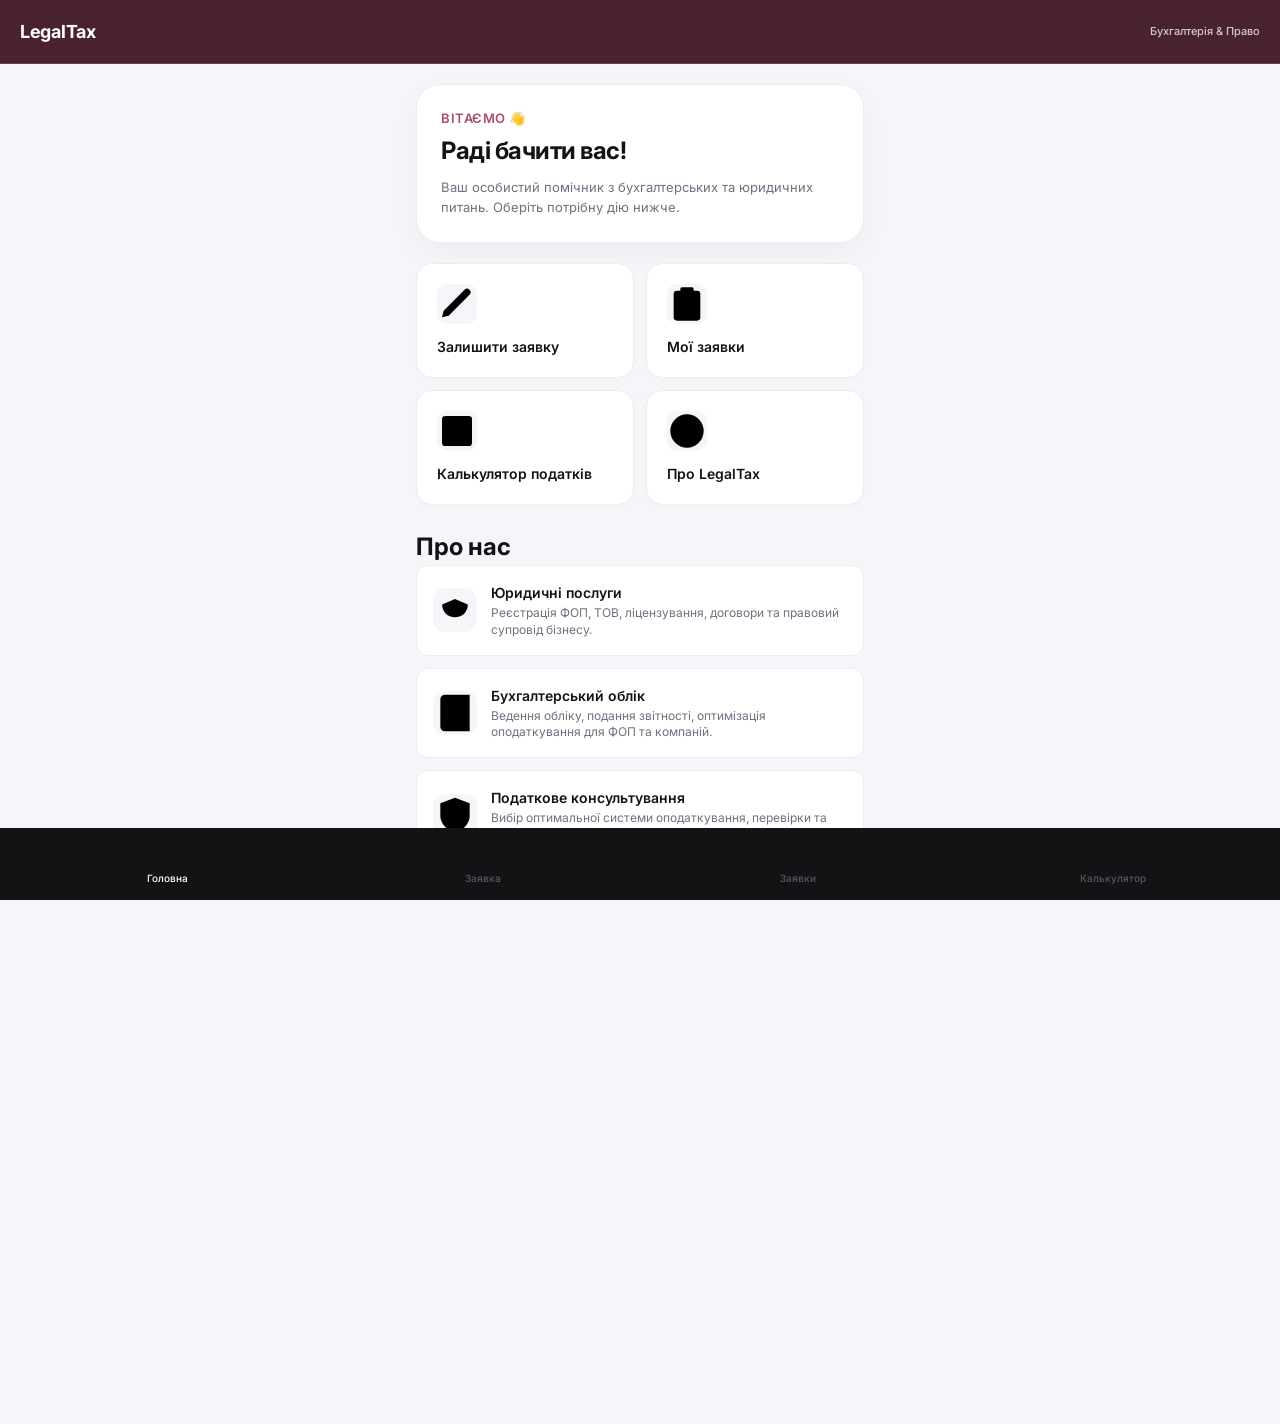
<file: webapp/index.html>
<!DOCTYPE html>
<html lang="uk">
<head>
  <meta charset="UTF-8">
  <meta name="viewport" content="width=device-width, initial-scale=1.0, maximum-scale=1.0, user-scalable=no">
  <meta name="theme-color" content="#492232">
  <meta name="description" content="LegalTax — бухгалтерські та юридичні послуги для ФОП та бізнесу">
  <title>LegalTax App</title>
  <link rel="preconnect" href="https://fonts.googleapis.com">
  <link rel="preconnect" href="https://fonts.gstatic.com" crossorigin>
  <link href="https://fonts.googleapis.com/css2?family=Inter:wght@400;500;600;700&display=swap" rel="stylesheet">
  <script src="https://telegram.org/js/telegram-web-app.js"></script>
  <link rel="stylesheet" href="style.css">
</head>
<body>
  <div class="app">

    <!-- ===== HEADER ===== -->
    <header class="app-header">
      <span class="logo">LegalTax</span>
      <span class="subtitle">Бухгалтерія & Право</span>
    </header>

    <!-- ===== CONTENT ===== -->
    <main class="app-content">

      <!-- ————— HOME PAGE ————— -->
      <section class="page active" id="page-home">

        <div class="hero-card">
          <div class="hero-greeting">Вітаємо 👋</div>
          <h1 class="hero-title" id="hero-name">Раді бачити вас!</h1>
          <p class="hero-description">
            Ваш особистий помічник з бухгалтерських та юридичних питань. Оберіть потрібну дію нижче.
          </p>
        </div>

        <div class="action-grid">
          <div class="action-card" onclick="navigateTo('form')">
            <span class="card-icon">
              <svg class="svg-icon" viewBox="0 0 24 24"><path d="M12 20h9M16.5 3.5a2.12 2.12 0 0 1 3 3L7 19l-4 1 1-4Z"/></svg>
            </span>
            <span class="card-title">Залишити заявку</span>
          </div>
          <div class="action-card" onclick="navigateTo('requests')">
            <span class="card-icon">
              <svg class="svg-icon" viewBox="0 0 24 24"><rect width="8" height="4" x="8" y="2" rx="1" ry="1"/><path d="M16 4h2a2 2 0 0 1 2 2v14a2 2 0 0 1-2 2H6a2 2 0 0 1-2-2V6a2 2 0 0 1 2-2h2"/></svg>
            </span>
            <span class="card-title">Мої заявки</span>
          </div>
          <div class="action-card" onclick="navigateTo('calculator')">
            <span class="card-icon">
              <svg class="svg-icon" viewBox="0 0 24 24"><rect width="18" height="18" x="3" y="3" rx="2"/><path d="M9 17v-6M15 17V7M12 17v-4"/></svg>
            </span>
            <span class="card-title">Калькулятор податків</span>
          </div>
          <div class="action-card" onclick="scrollToAbout()">
            <span class="card-icon">
              <svg class="svg-icon" viewBox="0 0 24 24"><circle cx="12" cy="12" r="10"/><path d="M12 16v-4M12 8h.01"/></svg>
            </span>
            <span class="card-title">Про LegalTax</span>
          </div>
          <div class="action-card" id="card-admin" onclick="navigateTo('admin')" style="display:none;">
            <span class="card-icon">
              <svg class="svg-icon" viewBox="0 0 24 24"><path d="M12 22s8-4 8-10V5l-8-3-8 3v7c0 6 8 10 8 10z"/></svg>
            </span>
            <span class="card-title">Панель адміна</span>
          </div>
        </div>

        <div class="section-divider"></div>

        <!-- About section integrated into home -->
        <div id="about-section">
          <h2 class="page-title">Про нас</h2>
          <div class="info-cards">
            <div class="info-card">
              <span class="info-icon">
                <svg class="svg-icon" viewBox="0 0 24 24"><path d="M12 3v17M12 20H4M12 20h8M19 9l-7-3-7 3M5 9c0 4 3 7 7 7s7-3 7-7"/></svg>
              </span>
              <div class="info-content">
                <div class="info-title">Юридичні послуги</div>
                <div class="info-text">Реєстрація ФОП, ТОВ, ліцензування, договори та правовий супровід бізнесу.</div>
              </div>
            </div>
            <div class="info-card">
              <span class="info-icon">
                <svg class="svg-icon" viewBox="0 0 24 24"><path d="M4 19.5v-15A2.5 2.5 0 0 1 6.5 2H20v20H6.5a2.5 2.5 0 0 1-2.5-2.5Z"/><path d="M6 6h10M6 10h10"/></svg>
              </span>
              <div class="info-content">
                <div class="info-title">Бухгалтерський облік</div>
                <div class="info-text">Ведення обліку, подання звітності, оптимізація оподаткування для ФОП та компаній.</div>
              </div>
            </div>
            <div class="info-card">
              <span class="info-icon">
                <svg class="svg-icon" viewBox="0 0 24 24"><path d="M12 22s8-4 8-10V5l-8-3-8 3v7c0 6 8 10 8 10z"/></svg>
              </span>
              <div class="info-content">
                <div class="info-title">Податкове консультування</div>
                <div class="info-text">Вибір оптимальної системи оподаткування, перевірки та захист інтересів.</div>
              </div>
            </div>
            <div class="info-card">
              <span class="info-icon">
                <svg class="svg-icon" viewBox="0 0 24 24"><path d="M21 15a2 2 0 0 1-2 2H7l-4 4V5a2 2 0 0 1 2-2h14a2 2 0 0 1 2 2z"/></svg>
              </span>
              <div class="info-content">
                <div class="info-title">Підтримка 24/7</div>
                <div class="info-text">Оперативні відповіді через Telegram бот та особистий кабінет у додатку.</div>
              </div>
            </div>
          </div>
        </div>

      </section>

      <!-- ————— FORM PAGE ————— -->
      <section class="page" id="page-form">
        <h2 class="page-title">Нова заявка</h2>
        <p class="page-subtitle">Заповніть форму і ми зв'яжемося з вами найближчим часом.</p>

        <!-- Step Indicators -->
        <div class="step-indicators">
          <div class="step-indicator">
            <div class="step-circle active" id="step-circle-1">1</div>
          </div>
          <div class="step-line" id="step-line-1"></div>
          <div class="step-indicator">
            <div class="step-circle" id="step-circle-2">2</div>
          </div>
          <div class="step-line" id="step-line-2"></div>
          <div class="step-indicator">
            <div class="step-circle" id="step-circle-3">3</div>
          </div>
        </div>

        <!-- Step Labels -->
        <div style="display:flex; justify-content:space-between; margin-bottom:28px; padding:0 8px;">
          <span style="font-size:11px; color:var(--text-dim); font-weight:500;">Ім'я</span>
          <span style="font-size:11px; color:var(--text-dim); font-weight:500;">Телефон</span>
          <span style="font-size:11px; color:var(--text-dim); font-weight:500;">Опис</span>
        </div>

        <div class="form-container">
          <!-- Step 1: Name -->
          <div class="form-step active" id="form-step-1">
            <div class="form-group">
              <label class="form-label" for="input-name">Ваше ім'я</label>
              <input type="text" class="form-input" id="input-name" placeholder="Введіть ваше ім'я" autocomplete="name">
              <div class="form-error" id="error-name">Будь ласка, введіть ваше ім'я</div>
            </div>
            <div class="btn-row">
              <button class="btn btn-primary btn-full" onclick="nextStep()">Далі →</button>
            </div>
          </div>

          <!-- Step 2: Phone -->
          <div class="form-step" id="form-step-2">
            <div class="form-group">
              <label class="form-label" for="input-phone">Номер телефону</label>
              <input type="tel" class="form-input" id="input-phone" placeholder="+380 XX XXX XX XX" autocomplete="tel">
              <div class="form-hint">Введіть номер у форматі +380...</div>
              <div class="form-error" id="error-phone">Невірний номер телефону</div>
            </div>
            <div class="btn-row">
              <button class="btn btn-secondary" onclick="prevStep()">← Назад</button>
              <button class="btn btn-primary" onclick="nextStep()">Далі →</button>
            </div>
          </div>

          <!-- Step 3: Description -->
          <div class="form-step" id="form-step-3">
            <div class="form-group">
              <label class="form-label" for="input-text">Опишіть ваше питання</label>
              <textarea class="form-textarea" id="input-text" placeholder="Детально опишіть, з чим вам потрібна допомога..."></textarea>
              <div class="form-error" id="error-text">Будь ласка, опишіть ваше питання</div>
            </div>
            <div class="btn-row">
              <button class="btn btn-secondary" onclick="prevStep()">← Назад</button>
              <button class="btn btn-primary" onclick="submitForm()" id="btn-submit">Надіслати ✓</button>
            </div>
          </div>
        </div>

        <!-- Success Screen -->
        <div class="success-screen" id="form-success">
          <svg class="svg-icon-large" viewBox="0 0 24 24"><circle cx="12" cy="12" r="10"/><path d="m9 12 2 2 4-4"/></svg>
          <h3 class="success-title">Заявку надіслано!</h3>
          <p class="success-text">Дякуємо! Наш спеціаліст зв'яжеться з вами найближчим часом.</p>
          <button class="btn btn-primary btn-full" onclick="resetForm()">На головну</button>
        </div>
      </section>

      <!-- ————— REQUESTS PAGE ————— -->
      <section class="page" id="page-requests">
        <h2 class="page-title">Мої заявки</h2>
        <p class="page-subtitle">Історія ваших звернень та їх статуси.</p>

        <!-- Loading Skeleton -->
        <div class="skeleton-container" id="requests-skeleton">
          <div class="skeleton-card">
            <div class="skeleton-line short"></div>
            <div class="skeleton-line long"></div>
            <div class="skeleton-line medium"></div>
          </div>
          <div class="skeleton-card">
            <div class="skeleton-line short"></div>
            <div class="skeleton-line long"></div>
            <div class="skeleton-line medium"></div>
          </div>
          <div class="skeleton-card">
            <div class="skeleton-line short"></div>
            <div class="skeleton-line long"></div>
            <div class="skeleton-line medium"></div>
          </div>
        </div>

        <!-- Request Cards Container -->
        <div id="requests-list"></div>

        <!-- Empty State -->
        <div class="empty-state" id="requests-empty">
          <svg class="svg-icon-large" viewBox="0 0 24 24"><rect width="20" height="16" x="2" y="4" rx="2"/><path d="m22 7-8.97 5.7a1.94 1.94 0 0 1-2.06 0L2 7"/></svg>
          <h3 class="empty-title">Заявок ще немає</h3>
          <p class="empty-text">Ви ще не залишали заявок. Створіть першу, і вона з'явиться тут.</p>
          <button class="btn btn-primary btn-sm" onclick="navigateTo('form')">Створити заявку</button>
        </div>
      </section>

      <!-- ————— CALCULATOR PAGE ————— -->
      <section class="page" id="page-calculator">
        <h2 class="page-title">Калькулятор податків</h2>
        <p class="page-subtitle">Розрахуйте податки та внески для ФОП за обраною групою.</p>

        <!-- Group Selection -->
        <div class="calc-groups" id="calc-groups">
          <div class="calc-group-card" onclick="selectGroup(1)" data-group="1">
            <span class="group-dot dot-1"></span>
            <span class="group-name">ФОП 1 група</span>
            <span class="group-rate">302.80 ₴/міс</span>
          </div>
          <div class="calc-group-card" onclick="selectGroup(2)" data-group="2">
            <span class="group-dot dot-2"></span>
            <span class="group-name">ФОП 2 група</span>
            <span class="group-rate">1 600 ₴/міс</span>
          </div>
          <div class="calc-group-card" onclick="selectGroup('3_5')" data-group="3_5">
            <span class="group-dot dot-3_5"></span>
            <span class="group-name">ФОП 3 (5%)</span>
            <span class="group-rate">5% від доходу</span>
          </div>
          <div class="calc-group-card" onclick="selectGroup('3_3')" data-group="3_3">
            <span class="group-dot dot-3_3"></span>
            <span class="group-name">ФОП 3 (3%+ПДВ)</span>
            <span class="group-rate">3% + ПДВ</span>
          </div>
        </div>

        <!-- Revenue Input (for group 3) -->
        <div class="calc-revenue" id="calc-revenue">
          <div class="form-group">
            <label class="form-label" for="input-revenue">Дохід за квартал (₴)</label>
            <input type="number" class="form-input" id="input-revenue" placeholder="Введіть суму доходу" inputmode="numeric">
            <div class="form-hint">Вкажіть суму доходу за один квартал</div>
          </div>
          <button class="btn btn-primary btn-full" onclick="calculateTax()">Розрахувати</button>
        </div>

        <!-- Result Card -->
        <div class="calc-result" id="calc-result">
          <div class="calc-result-title">Результати розрахунку</div>
          <div id="calc-result-rows"></div>
          <div class="calc-result-note" id="calc-result-note"></div>
        </div>
      </section>

      <!-- ————— ADMIN PAGE ————— -->
      <section class="page" id="page-admin">
        <h2 class="page-title">Панель адміністратора</h2>
        <p class="page-subtitle">Керування новими очікуючими заявками клієнтів.</p>

        <!-- Loading Skeleton -->
        <div class="skeleton-container" id="admin-skeleton">
          <div class="skeleton-card">
            <div class="skeleton-line short"></div>
            <div class="skeleton-line long"></div>
            <div class="skeleton-line medium"></div>
          </div>
        </div>

        <!-- Admin Requests List -->
        <div id="admin-requests-list"></div>

        <!-- Admin Empty State -->
        <div class="empty-state" id="admin-empty">
          <svg class="svg-icon-large" viewBox="0 0 24 24"><circle cx="12" cy="12" r="10"/><path d="m9 12 2 2 4-4"/></svg>
          <h3 class="empty-title">Нових заявок немає</h3>
          <p class="empty-text">Усі вхідні заявки успішно оброблено.</p>
        </div>
      </section>

    </main>

    <!-- ===== BOTTOM NAVIGATION ===== -->
    <nav class="bottom-nav">
      <div class="nav-item active" data-page="home" onclick="navigateTo('home')">
        <span class="nav-icon">
          <svg class="svg-icon" viewBox="0 0 24 24"><path d="m3 9 9-7 9 7v11a2 2 0 0 1-2 2H5a2 2 0 0 1-2-2z"/><polyline points="9 22 9 12 15 12 15 22"/></svg>
        </span>
        <span class="nav-label">Головна</span>
      </div>
      <div class="nav-item" data-page="form" onclick="navigateTo('form')">
        <span class="nav-icon">
          <svg class="svg-icon" viewBox="0 0 24 24"><path d="M12 20h9M16.5 3.5a2.12 2.12 0 0 1 3 3L7 19l-4 1 1-4Z"/></svg>
        </span>
        <span class="nav-label">Заявка</span>
      </div>
      <div class="nav-item" data-page="requests" onclick="navigateTo('requests')">
        <span class="nav-icon">
          <svg class="svg-icon" viewBox="0 0 24 24"><rect width="8" height="4" x="8" y="2" rx="1" ry="1"/><path d="M16 4h2a2 2 0 0 1 2 2v14a2 2 0 0 1-2 2H6a2 2 0 0 1-2-2V6a2 2 0 0 1 2-2h2"/></svg>
        </span>
        <span class="nav-label">Заявки</span>
      </div>
      <div class="nav-item" data-page="calculator" onclick="navigateTo('calculator')">
        <span class="nav-icon">
          <svg class="svg-icon" viewBox="0 0 24 24"><rect width="18" height="18" x="3" y="3" rx="2"/><path d="M9 17v-6M15 17V7M12 17v-4"/></svg>
        </span>
        <span class="nav-label">Калькулятор</span>
      </div>
      <div class="nav-item" id="nav-item-admin" data-page="admin" onclick="navigateTo('admin')" style="display:none;">
        <span class="nav-icon">
          <svg class="svg-icon" viewBox="0 0 24 24"><path d="M12 22s8-4 8-10V5l-8-3-8 3v7c0 6 8 10 8 10z"/></svg>
        </span>
        <span class="nav-label">Адмін</span>
      </div>
    </nav>

    <!-- ===== TOAST CONTAINER ===== -->
    <div class="toast-container" id="toast-container"></div>

    <!-- ===== REPLY DIALOG MODAL ===== -->
    <div class="modal-backdrop" id="reply-modal">
      <div class="modal-card">
        <h3 class="modal-title">Відповідь клієнту</h3>
        <p class="modal-subtitle" id="reply-modal-subtitle">Заявка №...</p>
        
        <div class="form-group">
          <textarea class="form-textarea" id="reply-text-input" placeholder="Введіть текст відповіді користувачу..." style="height: 120px;"></textarea>
          <div class="form-error" id="error-reply-text">Будь ласка, введіть текст відповіді</div>
        </div>
        
        <div class="btn-row" style="margin-top: 20px;">
          <button class="btn btn-secondary" onclick="closeReplyModal()">Скасувати</button>
          <button class="btn btn-primary" onclick="submitAdminReply()" id="btn-submit-reply">Надіслати</button>
        </div>
      </div>
    </div>

  </div>

  <script src="app.js"></script>
</body>
</html>
</file>
<file: webapp/style.css>
/* ==========================================================================
   LegalTax Mini App — Premium FinTech Modern Design (Inspired by Coivniew)
   ========================================================================== */

:root {
  --bg-main: #f4f6f9;
  --bg-canvas: #ffffff;
  --bg-sidebar: #131316;
  
  /* Пастельна палітра за зразком референсу */
  --card-purple: #f1ecf7;
  --card-green: #eaf6ed;
  --card-orange: #fef4e8;
  --card-blue: #e8f4fd;
  
  /* Функціональні кольори */
  --accent-brand: #492232; /* Deep plummy burgundy from main website */
  --primary: #492232;
  --accent: #aa4b70;
  --text-main: #131316;
  --text-muted: #6c727f;
  --text-light: #9aa1b1;
  --border-light: #ebeeef;
  
  --success: #22c55e;
  --warning: #f59e0b;
  --error: #ef4444;
  
  --radius-sm: 12px;
  --radius-md: 16px;
  --radius-lg: 24px;
  
  --shadow-sm: 0 2px 6px rgba(0, 0, 0, 0.02);
  --shadow-md: 0 10px 30px rgba(0, 0, 0, 0.04);
  --shadow-card: 0 4px 20px rgba(19, 19, 22, 0.03);
  
  --font-base: 'Inter', -apple-system, sans-serif;
  --header-height: 64px;
  --nav-height: 72px;
}

/* Світла / Темна адаптивність (Зберігаємо преміум-баланс) */
body.light-theme {
  --bg-main: #f4f6f9;
  --bg-canvas: #ffffff;
}

/* --- Базові налаштування --- */
*, *::before, *::after {
  margin: 0;
  padding: 0;
  box-sizing: border-box;
  -webkit-tap-highlight-color: transparent;
}

body {
  font-family: var(--font-base);
  background-color: var(--bg-main);
  color: var(--text-main);
  min-height: 100vh;
  line-height: 1.5;
  -webkit-font-smoothing: antialiased;
}

/* --- Налаштування ідеального, плавного скролу --- */
html, body {
  overflow-x: hidden;
  overflow-y: auto;
  height: 100%;
  -webkit-overflow-scrolling: touch; /* Плавний кінетичний скрол для iOS */
  scroll-behavior: smooth;
}

/* Витончені, кастомні мікро-скролбари замість повного приховування */
::-webkit-scrollbar {
  width: 5px;
  height: 5px;
}

::-webkit-scrollbar-track {
  background: transparent;
}

::-webkit-scrollbar-thumb {
  background: rgba(19, 19, 22, 0.12);
  border-radius: 10px;
}

::-webkit-scrollbar-thumb:hover {
  background: rgba(19, 19, 22, 0.25);
}

/* Базовий контейнер додатку */
.app {
  display: flex;
  flex-direction: column;
  min-height: 100vh;
  height: auto;
}

.app-content {
  flex: 1;
  overflow-y: visible; /* Дозволяємо контенту займати природну висоту для нормального скролу */
  padding: calc(var(--header-height) + 20px) 16px calc(var(--nav-height) + 30px) 16px;
  max-width: 480px;
  width: 100%;
  margin: 0 auto;
}

/* --- Преміальні Кастомні Випадаючі Списки (Dropdowns) --- */
.custom-dropdown {
  position: relative;
  width: 100%;
  user-select: none;
}

.dropdown-trigger {
  display: flex;
  align-items: center;
  justify-content: space-between;
  width: 100%;
  padding: 12px 14px;
  background: #f8fafc;
  border: 1px solid var(--border-light);
  border-radius: var(--radius-sm);
  font-size: 14px;
  font-weight: 500;
  color: var(--text-main);
  cursor: pointer;
  transition: all 0.2s ease;
}

.dropdown-trigger:hover {
  background: #f1f5f9;
  border-color: var(--text-light);
}

.custom-dropdown.active .dropdown-trigger {
  background: #ffffff;
  border-color: var(--text-main);
  box-shadow: 0 0 0 3px rgba(19, 19, 22, 0.04);
}

.dropdown-arrow {
  width: 16px;
  height: 16px;
  color: var(--text-muted);
  transition: transform 0.2s ease;
}

.custom-dropdown.active .dropdown-arrow {
  transform: rotate(180deg);
  color: var(--text-main);
}

/* Випадаюче меню */
.dropdown-menu {
  position: absolute;
  top: calc(100% + 6px);
  left: 0;
  right: 0;
  background: #ffffff;
  border: 1px solid var(--border-light);
  border-radius: var(--radius-sm);
  box-shadow: 0 10px 25px -5px rgba(19, 19, 22, 0.08), 0 8px 10px -6px rgba(19, 19, 22, 0.03);
  z-index: 999;
  opacity: 0;
  transform: translateY(-8px);
  pointer-events: none;
  transition: all 0.2s cubic-bezier(0.16, 1, 0.3, 1);
  padding: 6px;
}

.custom-dropdown.active .dropdown-menu {
  opacity: 1;
  transform: translateY(0);
  pointer-events: auto;
}

.dropdown-item {
  padding: 10px 12px;
  font-size: 13px;
  font-weight: 500;
  color: var(--text-muted);
  border-radius: 8px;
  cursor: pointer;
  transition: all 0.15s ease;
}

.dropdown-item:hover {
  background: #f4f6f9;
  color: var(--text-main);
}

.dropdown-item.active {
  background: #f1f5f9;
  color: var(--text-main);
  font-weight: 600;
}

/* --- Шляхетний Хедер --- */
.app-header {
  position: fixed;
  top: 0;
  left: 0;
  right: 0;
  z-index: 1000;
  height: var(--header-height);
  display: flex;
  align-items: center;
  justify-content: space-between;
  padding: 0 20px;
  background: var(--accent-brand);
  border-bottom: 1px solid rgba(255, 255, 255, 0.15);
}

.app-header .logo {
  font-size: 18px;
  font-weight: 700;
  color: #ffffff;
  letter-spacing: -0.3px;
}

.app-header .subtitle {
  font-size: 11px;
  color: rgba(255, 255, 255, 0.75);
  font-weight: 500;
}

/* --- Головна Сторінка та Велком Картка --- */
.page {
  display: none;
  opacity: 0;
}
.page.active {
  display: block;
  animation: slideUpIn 0.4s cubic-bezier(0.16, 1, 0.3, 1) forwards;
}

.hero-card {
  background: var(--bg-canvas);
  padding: 24px;
  border-radius: var(--radius-lg);
  box-shadow: var(--shadow-md);
  border: 1px solid var(--border-light);
  margin-bottom: 20px;
}

.hero-greeting {
  font-size: 13px;
  font-weight: 600;
  color: var(--accent);
  text-transform: uppercase;
  letter-spacing: 0.5px;
  margin-bottom: 4px;
}

.hero-title {
  font-size: 24px;
  font-weight: 700;
  letter-spacing: -0.5px;
  margin-bottom: 8px;
}

.hero-description {
  font-size: 13px;
  color: var(--text-muted);
  line-height: 1.6;
}

/* --- Компактна Плитка Дій (Елементи Управління) --- */
.action-grid {
  display: grid;
  grid-template-columns: 1fr 1fr;
  gap: 12px;
  margin-bottom: 24px;
}

.action-card {
  background: var(--bg-canvas);
  border-radius: var(--radius-md);
  padding: 20px;
  border: 1px solid var(--border-light);
  cursor: pointer;
  display: flex;
  flex-direction: column;
  gap: 12px;
  transition: all 0.2s ease;
  box-shadow: var(--shadow-sm);
}

.action-card:active {
  transform: scale(0.97);
  background: var(--bg-main);
}

.action-card .card-icon {
  width: 40px;
  height: 40px;
  border-radius: 10px;
  background: var(--bg-main);
  display: flex;
  align-items: center;
  justify-content: center;
}

.action-card .card-icon .lucide {
  color: var(--primary);
  width: 20px;
  height: 20px;
}

.action-card .card-title {
  font-size: 14px;
  font-weight: 600;
  color: var(--text-main);
}

/* --- Секція Послуг (Про нас) --- */
.info-cards {
  display: flex;
  flex-direction: column;
  gap: 12px;
}

.info-card {
  background: var(--bg-canvas);
  border: 1px solid var(--border-light);
  border-radius: var(--radius-sm);
  padding: 16px;
  display: flex;
  gap: 14px;
  align-items: center;
}

.info-card .info-icon {
  width: 44px;
  height: 44px;
  border-radius: 12px;
  background: #f4f6f9;
  display: flex;
  align-items: center;
  justify-content: center;
  flex-shrink: 0;
}

.info-card .info-content .info-title {
  font-size: 14px;
  font-weight: 600;
  margin-bottom: 2px;
}

.info-card .info-content .info-text {
  font-size: 12px;
  color: var(--text-muted);
  line-height: 1.4;
}

/* --- Податковий Калькулятор (Пастельні тони як на малюнку) --- */
.calc-groups {
  display: grid;
  grid-template-columns: 1fr 1fr;
  gap: 12px;
  margin-bottom: 20px;
}

.calc-group-card {
  border-radius: var(--radius-md);
  padding: 20px 16px;
  display: flex;
  flex-direction: column;
  gap: 8px;
  cursor: pointer;
  border: 1px solid transparent;
  transition: all 0.2s ease;
}

.calc-group-card[data-group="1"] { background-color: var(--card-green); }
.calc-group-card[data-group="2"] { background-color: var(--card-purple); }
.calc-group-card[data-group="3_5"] { background-color: var(--card-orange); }
.calc-group-card[data-group="3_3"] { background-color: var(--card-blue); }

.calc-group-card.active {
  border-color: var(--text-main);
  transform: translateY(-2px);
  box-shadow: var(--shadow-card);
}

.calc-group-card .group-name {
  font-size: 13px;
  font-weight: 700;
  color: var(--text-main);
}

.calc-group-card .group-rate {
  font-size: 12px;
  color: var(--text-muted);
}

/* --- Поля вводу та форми --- */
.form-container, .calc-revenue, .calc-result {
  background: var(--bg-canvas);
  border-radius: var(--radius-md);
  padding: 20px;
  border: 1px solid var(--border-light);
  box-shadow: var(--shadow-sm);
  margin-bottom: 16px;
}

.form-group {
  display: flex;
  flex-direction: column;
  gap: 6px;
  margin-bottom: 16px;
}

.form-label {
  font-size: 12px;
  font-weight: 600;
  color: var(--text-muted);
}

.form-input, .form-textarea, .control-select {
  width: 100%;
  padding: 12px 14px;
  background: #f8fafc;
  border: 1px solid var(--border-light);
  border-radius: var(--radius-sm);
  color: var(--text-main);
  font-size: 14px;
  outline: none;
  font-family: inherit;
  transition: all 0.15s ease;
}

.form-textarea {
  resize: none;
  min-height: 80px;
  overflow-y: hidden;
  pointer-events: auto !important;
  user-select: text !important;
  -webkit-user-select: text !important;
}

.form-input:focus, .form-textarea:focus, .control-select:focus {
  border-color: var(--text-main);
  background: var(--bg-canvas);
}

/* --- Кнопки за замовчуванням --- */
.btn {
  width: 100%;
  padding: 14px;
  border-radius: var(--radius-sm);
  font-size: 14px;
  font-weight: 600;
  border: none;
  cursor: pointer;
  display: inline-flex;
  align-items: center;
  justify-content: center;
  gap: 8px;
  transition: all 0.2s ease;
}

.btn-primary {
  background: var(--accent-brand);
  color: var(--bg-canvas);
}

.btn-primary:active {
  transform: scale(0.99);
  opacity: 0.9;
}

.btn-secondary {
  background: #f1f3f5;
  color: var(--text-main);
}

.btn:disabled,
button:disabled {
  background-color: #9aa1b1 !important;
  color: #ffffff !important;
  border: none !important;
  cursor: not-allowed !important;
  opacity: 0.75 !important;
  box-shadow: none !important;
  transform: none !important;
  pointer-events: none !important;
  animation: none !important;
}

/* --- Картка результатів калькулятора --- */
.calc-result {
  display: none;
}
.calc-result.visible {
  display: block;
}

.calc-result-title {
  font-size: 14px;
  font-weight: 700;
  margin-bottom: 12px;
  color: var(--text-main);
}

.result-row {
  display: flex;
  justify-content: space-between;
  padding: 8px 0;
  font-size: 13px;
  border-bottom: 1px dashed var(--border-light);
}

.result-row.highlight {
  border-bottom: none;
  margin-top: 4px;
  font-weight: 700;
  color: var(--accent);
}

.calc-result-note {
  font-size: 11px;
  color: var(--text-light);
  margin-top: 10px;
}

/* --- Нижня Навігація в стилі референсу --- */
.bottom-nav {
  position: fixed;
  bottom: 0;
  left: 0;
  right: 0;
  z-index: 1000;
  height: var(--nav-height);
  background: var(--bg-sidebar);
  display: flex;
  justify-content: space-around;
  align-items: center;
  padding: 0 10px;
}

.nav-item {
  display: flex;
  flex-direction: column;
  align-items: center;
  justify-content: center;
  gap: 4px;
  color: #585862;
  cursor: pointer;
  flex: 1;
  height: 100%;
  transition: color 0.2s ease;
}

.nav-item .lucide {
  color: #585862;
  width: 20px;
  height: 20px;
  transition: transform 0.2s ease;
}

.nav-item .nav-label {
  font-size: 10px;
  font-weight: 500;
}

.nav-item.active {
  color: #ffffff;
}

.nav-item.active .lucide {
  color: #ffffff;
  transform: translateY(-2px);
}

/* --- Картки заявок користувача / адміна --- */
.request-card {
  background: var(--bg-canvas);
  border: 1px solid var(--border-light);
  border-radius: var(--radius-md);
  padding: 16px;
  margin-bottom: 12px;
  box-shadow: var(--shadow-sm);
}

.request-header {
  display: flex;
  justify-content: space-between;
  align-items: center;
  margin-bottom: 10px;
}

.request-date {
  font-size: 11px;
  color: var(--text-light);
}

/* --- Допоміжні анімації --- */
@keyframes slideUpIn {
  from {
    opacity: 0;
    transform: translateY(12px);
  }
  to {
    opacity: 1;
    transform: translateY(0);
  }
}

.theme-toggle-btn {
  display: none; /* Приховуємо дублюючий перемикач, оскільки Telegram Mini App використовує нативну тему */
}

/* Додаткові утиліти для динамічного перемикання */
.calc-revenue {
  display: none;
}
.calc-revenue.visible {
  display: block;
}

/* Стилізація адмін-панелі у FinTech стилі */
.admin-tabs {
  display: flex;
  background: var(--bg-canvas);
  border: 1px solid var(--border-light);
  border-radius: var(--radius-sm);
  padding: 4px;
  margin-bottom: 16px;
}

.admin-tab-btn {
  flex: 1;
  background: transparent;
  border: none;
  padding: 10px;
  font-size: 13px;
  font-weight: 600;
  color: var(--text-muted);
  cursor: pointer;
  border-radius: 8px;
  transition: all 0.2s ease;
}

.admin-tab-btn.active {
  background: var(--primary);
  color: #fff;
}

.admin-tab-content {
  display: none;
}
.admin-tab-content.active {
  display: block;
}

.admin-controls {
  display: grid;
  grid-template-columns: 1fr 1fr;
  gap: 12px;
  margin-bottom: 16px;
}

/* --- Специфічні стилі для Tinder-like Експрес ДЕКИ --- */
#admin-tab-swipe {
  display: none;
  box-sizing: border-box;
}

#admin-tab-swipe.active {
  display: flex;
  flex-direction: column;
  justify-content: center;
  align-items: center;
  height: calc(100vh - 160px);
  min-height: 450px;
  padding: 16px;
  margin: 0 auto;
}

.swipe-card-deck-container {
  position: relative;
  width: 100%;
  max-width: 360px;
  height: 360px;
  margin: 0 auto;
  perspective: 1000px;
}

.swipe-card-deck {
  position: relative;
  width: 100%;
  height: 100%;
}

.swipe-card {
  position: absolute;
  width: 100%;
  height: 340px;
  background: #ffffff;
  border: 1px solid var(--border-light) !important;
  border-radius: var(--radius-lg) !important;
  box-shadow: 0 10px 30px rgba(0, 0, 0, 0.05) !important;
  padding: 24px;
  cursor: grab;
  touch-action: none; /* Вимикає нативний скрол браузера під час тягнення картки */
  user-select: none;
  transform-origin: center bottom;
  transition: transform 0.3s ease, background-color 0.2s ease, filter 0.3s ease, opacity 0.3s ease;
}

.swipe-card.dragging {
  transition: background-color 0.2s ease; /* Maintain background-color transition, but disable transform transition during active drag */
}

.swipe-card:active {
  cursor: grabbing;
}

/* Розмивання та приглушення нижніх карток, коли верхню карту тягнуть */
.swipe-card-deck:has(.swipe-card.dragging) .swipe-card:not(.dragging) {
  filter: blur(5px);
  opacity: 0.55;
  transform: translateY(14px) scale(0.94) !important;
}

/* Фоновий індикатор дії за картою (по центру) */
.swipe-bg-badge {
  position: absolute;
  top: 50%;
  left: 50%;
  transform: translate(-50%, -50%) scale(0.9);
  font-size: 32px;
  font-weight: 900;
  text-transform: uppercase;
  letter-spacing: 2px;
  opacity: 0;
  pointer-events: none;
  z-index: 1; /* За картою */
  transition: opacity 0.15s ease, transform 0.15s ease, color 0.15s ease;
  text-align: center;
  white-space: nowrap;
}

.swipe-bg-badge.accept {
  color: #22c55e;
  transform: translate(-50%, -50%) scale(1.1) rotate(8deg);
}

.swipe-bg-badge.reject {
  color: #ef4444;
  transform: translate(-50%, -50%) scale(1.1) rotate(-8deg);
}

.swipe-bg-badge.skip {
  color: #f59e0b;
  transform: translate(-50%, -50%) scale(1.1);
}

/* Маленький статусний бейдж на самій картці (зверху по центру) */
.card-status-badge {
  position: absolute;
  top: 14px;
  left: 50%;
  transform: translateX(-50%) scale(0.9);
  font-size: 11px;
  font-weight: 800;
  text-transform: uppercase;
  letter-spacing: 1px;
  padding: 4px 10px;
  border-radius: 20px;
  opacity: 0;
  transition: opacity 0.15s ease, transform 0.15s ease, background-color 0.15s ease;
  pointer-events: none;
  z-index: 100;
  box-shadow: 0 2px 8px rgba(0,0,0,0.03);
}

.swipe-card-inner {
  display: flex;
  flex-direction: column;
  height: 100%;
}

/* Модальне вікно для відповіді адміна */
.modal {
  position: fixed;
  inset: 0;
  background: rgba(19, 19, 22, 0.4);
  backdrop-filter: blur(8px);
  display: none;
  align-items: center;
  justify-content: center;
  z-index: 9999;
  padding: 16px;
}

.modal.active {
  display: flex;
}

.modal-card {
  background: var(--bg-canvas);
  border-radius: var(--radius-md);
  padding: 24px;
  width: 100%;
  max-width: 360px;
  box-shadow: var(--shadow-md);
  pointer-events: auto !important;
}

.modal-actions {
  display: flex;
  gap: 12px;
  margin-top: 16px;
}

/* Кнопка розгортання деталей заявки */
.btn-read-more {
  display: inline-flex;
  align-items: center;
  justify-content: center;
  gap: 6px;
  background: var(--bg-sidebar); /* Контрастний чорний фон */
  color: #ffffff;
  border: none;
  border-radius: var(--radius-sm);
  padding: 12px 20px;
  font-size: 13px;
  font-weight: 600;
  cursor: pointer;
  margin-top: 12px;
  width: 100%;
  box-shadow: var(--shadow-sm);
  transition: all 0.2s ease;
}

.btn-read-more:active {
  transform: scale(0.98);
  opacity: 0.95;
}

.btn-read-more .lucide {
  width: 15px;
  height: 15px;
}
</file>
